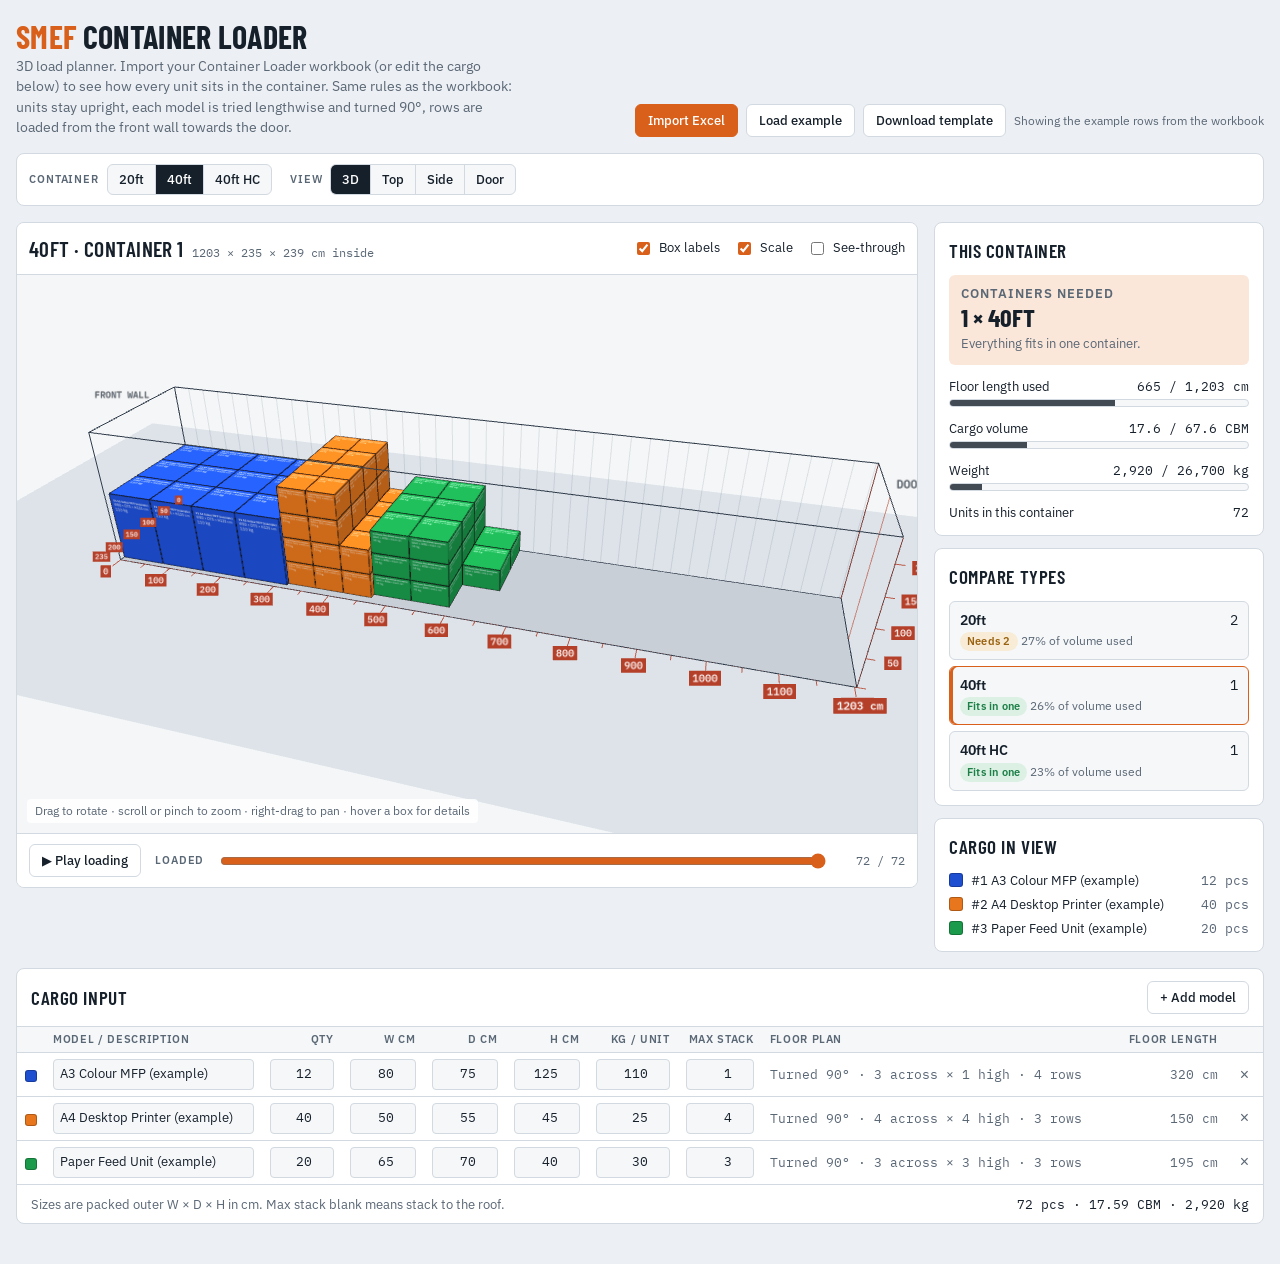
<file: index.html>
<!doctype html>
<html lang="en">
<head>
<meta charset="utf-8">
<meta name="viewport" content="width=device-width,initial-scale=1,viewport-fit=cover">
<title>SMEF Container Loader</title>
<meta name="claude:viewport-fit-sides" content="cover">
<link rel="preconnect" href="https://fonts.googleapis.com">
<link rel="preconnect" href="https://fonts.gstatic.com" crossorigin>
<link rel="stylesheet" href="https://fonts.googleapis.com/css2?family=Barlow+Condensed:wght@600;700&family=IBM+Plex+Mono:wght@400;500&family=IBM+Plex+Sans:wght@400;500;600&display=swap">
<style>
/* Layout: control strip on top, 3D bay + loading sidebar, editable cargo manifest underneath. */
:root{
  --bg:#eceff3; --panel:#ffffff; --panel-2:#f5f7f9; --ink:#16202b; --muted:#5a6775; --line:#d2d9e1;
  --accent:#d9601a; --accent-ink:#ffffff; --accent-soft:#fbe7da;
  --scene:#f4f6f8; --floor:#dde3e9; --wire:#2f3b48; --tick:#b5402a;
  --ok:#1d7f47; --ok-soft:#dcf1e4; --warn:#9a6312; --warn-soft:#f8ecd6; --bad:#b3261e; --bad-soft:#f8dedb;
  --f-display:"Barlow Condensed","Arial Narrow",Arial,sans-serif;
  --f-body:"IBM Plex Sans",system-ui,-apple-system,"Segoe UI",sans-serif;
  --f-mono:"IBM Plex Mono",ui-monospace,Menlo,Consolas,monospace;
}
@media (prefers-color-scheme: dark){:root:not([data-theme="light"]){
  --bg:#0e1318; --panel:#151c23; --panel-2:#1a232c; --ink:#e4e9ee; --muted:#94a2b0; --line:#28333e;
  --accent:#f0853a; --accent-ink:#1a0d03; --accent-soft:#3a2416;
  --scene:#10171d; --floor:#1a232c; --wire:#b4c0cc; --tick:#f08a6c;
  --ok:#5ccb8a; --ok-soft:#173826; --warn:#e2b25a; --warn-soft:#3a2d14; --bad:#f2847b; --bad-soft:#401b19;
  color-scheme:dark}}
:root[data-theme="dark"]{
  --bg:#0e1318; --panel:#151c23; --panel-2:#1a232c; --ink:#e4e9ee; --muted:#94a2b0; --line:#28333e;
  --accent:#f0853a; --accent-ink:#1a0d03; --accent-soft:#3a2416;
  --scene:#10171d; --floor:#1a232c; --wire:#b4c0cc; --tick:#f08a6c;
  --ok:#5ccb8a; --ok-soft:#173826; --warn:#e2b25a; --warn-soft:#3a2d14; --bad:#f2847b; --bad-soft:#401b19;
  color-scheme:dark}
*{box-sizing:border-box}
body{background:var(--bg);color:var(--ink);font-family:var(--f-body);font-size:14px;line-height:1.45}
.wrap{max-width:1360px;margin:0 auto;padding-left:max(16px,env(safe-area-inset-left,0px));padding-right:max(16px,env(safe-area-inset-right,0px));padding-block:20px 40px;display:grid;gap:16px}
/* grid children may shrink so wide tables scroll inside their own box */
.wrap>*,.main>*,aside>*{min-width:0}
header.top{display:flex;flex-wrap:wrap;align-items:flex-end;justify-content:space-between;gap:12px 24px}
.brand h1{font-family:var(--f-display);font-weight:700;font-size:2rem;letter-spacing:.01em;margin:0;line-height:1;text-transform:uppercase}
.brand h1 span{color:var(--accent)}
.brand p{margin:4px 0 0;color:var(--muted);max-width:62ch}
.actions{display:flex;flex-wrap:wrap;gap:8px;align-items:center}
.btn{font:500 13px/1 var(--f-body);border:1px solid var(--line);background:var(--panel);color:var(--ink);padding:9px 12px;border-radius:6px;cursor:pointer;display:inline-flex;gap:6px;align-items:center}
.btn:hover{border-color:var(--muted)}
a.btn{text-decoration:none}
.btn:focus-visible,select:focus-visible,input:focus-visible,.seg button:focus-visible{outline:2px solid var(--accent);outline-offset:1px}
.btn.primary{background:var(--accent);border-color:var(--accent);color:var(--accent-ink)}
.btn.primary:hover{filter:brightness(1.05)}
.file-note{font-size:12px;color:var(--muted)}
.label{font:600 11px/1 var(--f-body);letter-spacing:.08em;text-transform:uppercase;color:var(--muted)}

.strip{display:flex;flex-wrap:wrap;gap:10px 18px;align-items:center;background:var(--panel);border:1px solid var(--line);border-radius:8px;padding:10px 12px}
.strip .grp{display:flex;align-items:center;gap:8px;flex-wrap:wrap}
.seg{display:inline-flex;border:1px solid var(--line);border-radius:6px;overflow:hidden;background:var(--panel-2)}
.seg button{font:500 13px/1 var(--f-body);background:transparent;border:0;color:var(--ink);padding:8px 11px;cursor:pointer;border-right:1px solid var(--line)}
.seg button:last-child{border-right:0}
.seg button[aria-pressed="true"]{background:var(--ink);color:var(--panel)}
.seg button small{font-family:var(--f-mono);font-size:11px;opacity:.75;margin-left:4px}

.main{display:grid;grid-template-columns:minmax(0,1fr) 330px;gap:16px;align-items:start}
@media (max-width:960px){.main{grid-template-columns:minmax(0,1fr)}}
.bay{background:var(--scene);border:1px solid var(--line);border-radius:8px;overflow:hidden;position:relative;display:grid;grid-template-rows:auto 1fr auto}
.bay-head{display:flex;flex-wrap:wrap;gap:8px 12px;align-items:center;justify-content:space-between;padding:10px 12px;border-bottom:1px solid var(--line);background:var(--panel)}
.bay-title{font-family:var(--f-display);font-size:1.35rem;font-weight:600;letter-spacing:.02em;text-transform:uppercase}
.bay-title .dims{font-family:var(--f-mono);font-size:12px;color:var(--muted);text-transform:none;letter-spacing:0;margin-left:8px;font-weight:400}
#stage{position:relative;height:clamp(360px,62vh,640px);touch-action:none}
#stage canvas{display:block;width:100%;height:100%}
.hint{position:absolute;left:10px;bottom:10px;font-size:11.5px;color:var(--muted);background:color-mix(in srgb,var(--panel) 85%,transparent);padding:4px 8px;border-radius:4px;pointer-events:none}
#tip{position:absolute;pointer-events:none;background:var(--panel);color:var(--ink);border:1px solid var(--line);border-radius:6px;padding:8px 10px;font-size:12.5px;box-shadow:0 6px 18px rgb(0 0 0 / .18);max-width:260px;z-index:3}
#tip b{display:block;margin-bottom:2px}
#tip .mono{font-family:var(--f-mono);font-size:11.5px;color:var(--muted)}
.empty{position:absolute;inset:0;display:grid;place-items:center;text-align:center;color:var(--muted);padding:24px}
.bay-foot{display:flex;flex-wrap:wrap;align-items:center;gap:10px 14px;padding:10px 12px;border-top:1px solid var(--line);background:var(--panel)}
.bay-foot input[type=range]{flex:1 1 180px;accent-color:var(--accent);min-width:0}
.seq-out{font-family:var(--f-mono);font-size:12px;color:var(--muted);min-width:9ch;text-align:right;font-variant-numeric:tabular-nums}
.chk{display:inline-flex;align-items:center;gap:6px;font-size:13px;cursor:pointer}
.chk input{accent-color:var(--accent)}

aside{display:grid;gap:12px}
.card{background:var(--panel);border:1px solid var(--line);border-radius:8px;padding:14px}
.card h2{font-family:var(--f-display);font-weight:600;font-size:1.2rem;letter-spacing:.03em;text-transform:uppercase;margin:0 0 10px}
.verdict{display:grid;gap:4px;padding:12px;border-radius:6px;background:var(--accent-soft)}
.verdict strong{font-family:var(--f-display);font-size:1.6rem;line-height:1.05;font-weight:700;text-transform:uppercase}
.verdict span{font-size:12.5px;color:var(--muted)}
.meter{display:grid;gap:4px;margin-top:12px}
.meter .row{display:flex;justify-content:space-between;gap:8px;font-size:12.5px}
.meter .row .v{font-family:var(--f-mono);font-variant-numeric:tabular-nums}
.bar{height:8px;background:var(--panel-2);border:1px solid var(--line);border-radius:4px;overflow:hidden}
.bar i{display:block;height:100%;background:var(--ink);opacity:.8}
.bar i.over{background:var(--bad);opacity:1}
.cmp{display:grid;gap:6px}
.cmp button{display:grid;grid-template-columns:1fr auto;gap:2px 8px;text-align:left;background:var(--panel-2);border:1px solid var(--line);border-radius:6px;padding:8px 10px;cursor:pointer;color:var(--ink);font:inherit}
.cmp button[aria-pressed="true"]{border-color:var(--accent);box-shadow:inset 3px 0 0 var(--accent)}
.cmp .t{font-weight:600}
.cmp .n{font-family:var(--f-mono);font-variant-numeric:tabular-nums;text-align:right}
.cmp .s{grid-column:1/-1;font-size:12px;color:var(--muted)}
.legend{display:grid;gap:6px;margin:0;padding:0;list-style:none}
.legend li{display:grid;grid-template-columns:14px minmax(0,1fr) auto;gap:8px;align-items:center;font-size:12.5px}
.legend .sw{width:14px;height:14px;border-radius:3px;border:1px solid rgb(0 0 0 / .25)}
.legend .name{overflow-wrap:anywhere}
.legend .q{font-family:var(--f-mono);color:var(--muted);font-variant-numeric:tabular-nums}
.pill{display:inline-block;font:600 11px/1 var(--f-body);padding:4px 7px;border-radius:999px;letter-spacing:.02em;white-space:nowrap}
.pill.ok{background:var(--ok-soft);color:var(--ok)}
.pill.warn{background:var(--warn-soft);color:var(--warn)}
.pill.bad{background:var(--bad-soft);color:var(--bad)}

.manifest{background:var(--panel);border:1px solid var(--line);border-radius:8px}
.manifest-head{display:flex;flex-wrap:wrap;justify-content:space-between;align-items:center;gap:8px;padding:12px 14px;border-bottom:1px solid var(--line)}
.manifest-head h2{font-family:var(--f-display);font-weight:600;font-size:1.2rem;letter-spacing:.03em;text-transform:uppercase;margin:0}
.tbl-wrap{overflow-x:auto}
table{border-collapse:collapse;width:100%;min-width:920px}
th,td{padding:6px 8px;border-bottom:1px solid var(--line);text-align:left;vertical-align:middle}
th{font:600 11px/1.2 var(--f-body);letter-spacing:.06em;text-transform:uppercase;color:var(--muted);background:var(--panel-2)}
td.num,th.num{text-align:right}
td input{width:100%;font:inherit;font-size:13px;color:var(--ink);background:var(--panel-2);border:1px solid var(--line);border-radius:4px;padding:5px 6px}
td input[type=number]{font-family:var(--f-mono);text-align:right;font-variant-numeric:tabular-nums}
td .calc{font-family:var(--f-mono);font-size:12.5px;font-variant-numeric:tabular-nums;color:var(--muted);white-space:nowrap}
td .sw{display:inline-block;width:12px;height:12px;border-radius:3px;vertical-align:middle;border:1px solid rgb(0 0 0 / .25)}
.del{background:none;border:0;color:var(--muted);cursor:pointer;font-size:16px;padding:4px 6px;border-radius:4px}
.del:hover{color:var(--bad);background:var(--bad-soft)}
.manifest-foot{display:flex;flex-wrap:wrap;gap:8px 20px;justify-content:space-between;align-items:center;padding:10px 14px;font-size:12.5px;color:var(--muted)}
.manifest-foot .tot{font-family:var(--f-mono);font-variant-numeric:tabular-nums;color:var(--ink)}
.drop{position:fixed;inset:0;background:color-mix(in srgb,var(--accent) 18%,transparent);border:3px dashed var(--accent);display:grid;place-items:center;font-family:var(--f-display);font-size:2rem;text-transform:uppercase;color:var(--ink);z-index:20}
.toast{position:fixed;left:50%;bottom:calc(18px + env(safe-area-inset-bottom,0px));transform:translateX(-50%);background:var(--ink);color:var(--panel);padding:9px 14px;border-radius:6px;font-size:13px;z-index:30;max-width:calc(100% - 32px)}
@media (prefers-reduced-motion: reduce){*{transition:none!important;animation:none!important}}
</style>
<style>[hidden]{display:none!important}body{margin:0}</style>
</head>
<body>


<div class="wrap">
  <header class="top">
    <div class="brand">
      <h1><span>SMEF</span> Container Loader</h1>
      <p>3D load planner. Import your Container Loader workbook (or edit the cargo below) to see how every unit sits in the container. Same rules as the workbook: units stay upright, each model is tried lengthwise and turned 90°, rows are loaded from the front wall towards the door.</p>
    </div>
    <div class="actions">
      <input type="file" id="file" accept=".xlsx,.xlsm,.xls,.csv" hidden>
      <button class="btn primary" id="importBtn" type="button">Import Excel</button>
      <button class="btn" id="exampleBtn" type="button">Load example</button>
      <a class="btn" href="SMEF-Container-Loader-template.xlsx" download>Download template</a>
      <span class="file-note" id="fileNote">Showing the example rows from the workbook</span>
    </div>
  </header>

  <div class="strip">
    <div class="grp"><span class="label">Container</span><div class="seg" id="ctypeSeg"></div></div>
    <div class="grp" id="cnumGrp"><span class="label">Unit</span><div class="seg" id="cnumSeg"></div></div>
    <div class="grp"><span class="label">View</span>
      <div class="seg" id="viewSeg">
        <button type="button" data-view="iso" aria-pressed="true">3D</button>
        <button type="button" data-view="top" aria-pressed="false">Top</button>
        <button type="button" data-view="side" aria-pressed="false">Side</button>
        <button type="button" data-view="door" aria-pressed="false">Door</button>
      </div>
    </div>
  </div>

  <div class="main">
    <section class="bay" aria-label="3D container view">
      <div class="bay-head">
        <div class="bay-title" id="bayTitle">40ft · Container 1</div>
        <div class="grp" style="display:flex;gap:14px;flex-wrap:wrap">
          <label class="chk"><input type="checkbox" id="optLabels" checked> Box labels</label>
          <label class="chk"><input type="checkbox" id="optScale" checked> Scale</label>
          <label class="chk"><input type="checkbox" id="optGhost"> See-through</label>
        </div>
      </div>
      <div id="stage">
        <div class="hint">Drag to rotate · scroll or pinch to zoom · right-drag to pan · hover a box for details</div>
        <div id="tip" hidden></div>
        <div class="empty" id="emptyMsg" hidden></div>
      </div>
      <div class="bay-foot">
        <button class="btn" id="playBtn" type="button" aria-label="Play loading sequence">▶ Play loading</button>
        <span class="label">Loaded</span>
        <input type="range" id="seq" min="0" max="0" value="0" aria-label="Units loaded">
        <span class="seq-out" id="seqOut">0 / 0</span>
      </div>
    </section>

    <aside>
      <div class="card">
        <h2>This container</h2>
        <div class="verdict" id="verdict"></div>
        <div id="meters"></div>
      </div>
      <div class="card">
        <h2>Compare types</h2>
        <div class="cmp" id="cmp"></div>
      </div>
      <div class="card">
        <h2>Cargo in view</h2>
        <ul class="legend" id="legend"></ul>
      </div>
    </aside>
  </div>

  <section class="manifest" aria-label="Cargo list">
    <div class="manifest-head">
      <h2>Cargo input</h2>
      <div class="actions"><button class="btn" id="addRow" type="button">+ Add model</button></div>
    </div>
    <div class="tbl-wrap">
      <table>
        <thead><tr>
          <th style="width:28px"></th><th>Model / description</th><th class="num" style="width:80px">Qty</th>
          <th class="num" style="width:82px">W cm</th><th class="num" style="width:82px">D cm</th><th class="num" style="width:82px">H cm</th>
          <th class="num" style="width:90px">kg / unit</th><th class="num" style="width:84px">Max stack</th>
          <th>Floor plan</th><th class="num">Floor length</th><th style="width:36px"></th>
        </tr></thead>
        <tbody id="rows"></tbody>
      </table>
    </div>
    <div class="manifest-foot">
      <span>Sizes are packed outer W × D × H in cm. Max stack blank means stack to the roof.</span>
      <span class="tot" id="totals"></span>
    </div>
  </section>
</div>
<div class="drop" id="drop" hidden>Drop the workbook to import</div>
<div class="toast" id="toast" hidden></div>

<script src="lib/three.min.js"></script>
<script src="lib/OrbitControls.js"></script>
<script src="lib/xlsx.full.min.js"></script>
<script>
(function(){
"use strict";
/* ---------- data ---------- */
const DEFAULT_CONTAINERS=[
  {type:"20ft",L:589,W:235,H:239,payload:28200},
  {type:"40ft",L:1203,W:235,H:239,payload:26700},
  {type:"40ft HC",L:1203,W:235,H:269,payload:26500}];
const EXAMPLE=[
  {name:"A3 Colour MFP (example)",qty:12,l:75,w:80,h:125,kg:110,stack:1},
  {name:"A4 Desktop Printer (example)",qty:40,l:55,w:50,h:45,kg:25,stack:4},
  {name:"Paper Feed Unit (example)",qty:20,l:70,w:65,h:40,kg:30,stack:3}];
const COLORS=["#1f4fd1","#e8761c","#1a9a4a","#d81b7a","#7b2fd0","#f2c12e","#0f8f9a","#c62828","#3d3d9e","#8bc34a","#ff5fa2","#00a3e0","#a0522d","#6d7b8d","#b39ddb"];

let containers=DEFAULT_CONTAINERS.map(c=>({...c}));
let cargo=EXAMPLE.map(r=>({...r}));
let ctype="40ft", cnum=0, view="iso";
let result=null;

function store(k,v){try{localStorage.setItem(k,JSON.stringify(v))}catch(e){}}
function load(k){try{const v=localStorage.getItem(k);return v?JSON.parse(v):null}catch(e){return null}}
const saved=load("cl3d-state");
if(saved&&Array.isArray(saved.cargo)){cargo=saved.cargo;if(saved.containers)containers=saved.containers;if(saved.ctype)ctype=saved.ctype;}
function persist(){store("cl3d-state",{cargo,containers,ctype})}

/* ---------- packing (mirrors the workbook's Calc sheet) ---------- */
function planItem(it,c){
  const n=v=>Number(v)||0;
  const q=n(it.qty),l=n(it.l),w=n(it.w),h=n(it.h),st=n(it.stack);
  if(!(q>0&&l>0&&w>0&&h>0))return{active:false};
  const layers=Math.min(Math.floor(c.H/h),st>0?st:99);
  const acA=Math.floor(c.W/w),acB=Math.floor(c.W/l);
  const lenA=(acA*layers>0&&l<=c.L)?Math.ceil(q/(acA*layers))*l:Infinity;
  const lenB=(acB*layers>0&&w<=c.L)?Math.ceil(q/(acB*layers))*w:Infinity;
  if(!isFinite(Math.min(lenA,lenB)))return{active:true,fit:false,why:layers<1?"Too tall":"Too wide/long"};
  const A=lenA<=lenB,across=A?acA:acB,along=A?l:w,acrossDim=A?w:l,perRow=across*layers,rows=Math.ceil(q/perRow);
  return{active:true,fit:true,orient:A?"Lengthwise":"Turned 90°",layers,across,along,acrossDim,perRow,rows,floorLen:rows*along,h};
}
function pack(items,c){
  const plans=items.map(it=>planItem(it,c));
  const list=[];let cur=null;
  const fresh=()=>{cur={units:[],x:0,kg:0,vol:0,rows:0,items:new Map()};list.push(cur)};
  fresh();
  items.forEach((it,idx)=>{
    const p=plans[idx];if(!p.fit)return;
    let remaining=Number(it.qty),unitNo=0;
    for(let r=0;r<p.rows;r++){
      if(cur.x+p.along>c.L+1e-6)fresh();
      const n=Math.min(p.perRow,remaining);cur.rows++;
      for(let i=0;i<n;i++){
        const layer=Math.floor(i/p.across),col=i%p.across;
        cur.units.push({item:idx,unitNo:++unitNo,qty:Number(it.qty),x:cur.x,y:layer*p.h,z:col*p.acrossDim,sx:p.along,sy:p.h,sz:p.acrossDim,row:cur.rows,layer:layer+1,orient:p.orient});
        cur.kg+=Number(it.kg)||0;cur.vol+=p.along*p.h*p.acrossDim;
        cur.items.set(idx,(cur.items.get(idx)||0)+1);
      }
      remaining-=n;cur.x+=p.along;
    }
  });
  if(list.length>1&&list[list.length-1].units.length===0)list.pop();
  const totalKg=items.reduce((s,it)=>s+(Number(it.kg)||0)*(Number(it.qty)||0),0);
  const noFit=plans.filter(p=>p.active&&!p.fit).length;
  const byWeight=c.payload>0?Math.ceil(totalKg/c.payload):0;
  const hasUnits=list.some(k=>k.units.length);
  return{plans,list,noFit,totalKg,needed:hasUnits?Math.max(list.length,byWeight):0,byWeight};
}
const getC=t=>containers.find(c=>c.type===t)||containers[0];

/* ---------- three.js scene ---------- */
const stage=document.getElementById("stage");
const tip=document.getElementById("tip");
const css=n=>getComputedStyle(document.documentElement).getPropertyValue(n).trim();
let renderer,scene,camera,controls,world,cargoGroup,raycaster=new THREE.Raycaster(),pointer=new THREE.Vector2(),hovered=null;
let unitMeshes=[];
const geoCache=new Map(),matCache=new Map();

function initScene(){
  renderer=new THREE.WebGLRenderer({antialias:true,preserveDrawingBuffer:true});
  renderer.setPixelRatio(Math.min(window.devicePixelRatio||1,2));
  stage.prepend(renderer.domElement);
  scene=new THREE.Scene();
  camera=new THREE.PerspectiveCamera(38,1,5,40000);
  controls=new THREE.OrbitControls(camera,renderer.domElement);
  controls.enableDamping=true;controls.dampingFactor=.12;controls.maxPolarAngle=Math.PI*.495;controls.screenSpacePanning=true;
  scene.add(new THREE.HemisphereLight(0xffffff,0x8a94a0,.75));
  const d=new THREE.DirectionalLight(0xffffff,.55);d.position.set(.6,1.2,.9);scene.add(d);
  const d2=new THREE.DirectionalLight(0xffffff,.2);d2.position.set(-.8,.5,-.6);scene.add(d2);
  new ResizeObserver(resize).observe(stage);resize();
  renderer.domElement.addEventListener("pointermove",onHover);
  renderer.domElement.addEventListener("pointerleave",()=>{setHover(null)});
  (function loop(){requestAnimationFrame(loop);if(tween)stepTween();controls.update();renderer.render(scene,camera)})();
}
function resize(){const w=stage.clientWidth,h=stage.clientHeight;if(!w||!h)return;renderer.setSize(w,h,false);camera.aspect=w/h;camera.updateProjectionMatrix()}

function textCanvas(lines,{w,h,bg,fg,border,pad=.07}){
  const cv=document.createElement("canvas");cv.width=w;cv.height=h;const g=cv.getContext("2d");
  if(bg){g.fillStyle=bg;g.fillRect(0,0,w,h)}
  if(border){g.strokeStyle=border;g.lineWidth=Math.max(2,Math.min(w,h)*.02);g.strokeRect(0,0,w,h)}
  if(lines&&lines.length){
    g.fillStyle=fg;g.textBaseline="top";
    const px=w*pad,avail=w-px*2;
    let size=Math.min(h*.16,w*.13);
    const fitSize=(t,s,wt)=>{g.font=`${wt} ${s}px "IBM Plex Sans",Arial,sans-serif`;const m=g.measureText(t).width;return m>avail?s*avail/m:s};
    const sizes=lines.map((t,i)=>fitSize(t,i===0?size:size*.78,i===0?600:400));
    let y=h*.08;
    lines.forEach((t,i)=>{const s=Math.max(sizes[i],6);g.font=`${i===0?600:400} ${s}px "IBM Plex Sans",Arial,sans-serif`;if(y+s<h*.98)g.fillText(t,px,y);y+=s*1.25});
  }
  return cv;
}
function lum(hex){const n=parseInt(hex.slice(1),16),r=(n>>16&255)/255,g=(n>>8&255)/255,b=(n&255)/255;return .2126*r+.7152*g+.0722*b}
function shade(hex,k){const n=parseInt(hex.slice(1),16);const f=v=>Math.max(0,Math.min(255,Math.round(v*k)));return"#"+[f(n>>16&255),f(n>>8&255),f(n&255)].map(v=>v.toString(16).padStart(2,"0")).join("")}
function faceMat(idx,fw,fh,labels,ghost){
  const it=cargo[idx],col=COLORS[idx%COLORS.length];
  const key=[idx,Math.round(fw),Math.round(fh),labels,ghost,it.name,it.l,it.w,it.h,it.kg].join("|");
  if(matCache.has(key))return matCache.get(key);
  let m;
  const opts={transparent:ghost,opacity:ghost?.35:1,depthWrite:!ghost};
  if(labels){
    const scale=Math.min(4,900/Math.max(fw,fh));
    const cv=textCanvas([`#${idx+1} ${it.name||"Model "+(idx+1)}`,`W${it.w} × D${it.l} × H${it.h} cm`,it.kg?`${it.kg} kg`:""].filter(Boolean),
      {w:Math.max(32,Math.round(fw*scale)),h:Math.max(32,Math.round(fh*scale)),bg:col,fg:lum(col)>.55?"#111":"#fff",border:shade(col,.6)});
    const tex=new THREE.CanvasTexture(cv);tex.anisotropy=4;
    m=new THREE.MeshLambertMaterial({map:tex,...opts});
  }else m=new THREE.MeshLambertMaterial({color:col,...opts});
  matCache.set(key,m);return m;
}
function sprite(text,{size=16,fg,bg,bold=false}){
  const pad=6,f=`${bold?600:500} 40px "IBM Plex Mono",monospace`;
  const c0=document.createElement("canvas").getContext("2d");c0.font=f;const tw=c0.measureText(text).width;
  const cv=document.createElement("canvas");cv.width=Math.ceil(tw+pad*4);cv.height=56;const g=cv.getContext("2d");
  if(bg){g.fillStyle=bg;g.fillRect(0,0,cv.width,cv.height)}
  g.font=f;g.fillStyle=fg;g.textBaseline="middle";g.fillText(text,pad*2,cv.height/2+2);
  const tex=new THREE.CanvasTexture(cv);
  const s=new THREE.Sprite(new THREE.SpriteMaterial({map:tex,depthTest:false,transparent:true}));
  s.scale.set(size*cv.width/cv.height,size,1);s.renderOrder=5;return s;
}
function line(pts,color,opacity=1){const g=new THREE.BufferGeometry().setFromPoints(pts.map(p=>new THREE.Vector3(...p)));return new THREE.LineSegments(g,new THREE.LineBasicMaterial({color,transparent:opacity<1,opacity}))}

function buildScene(){
  if(world){scene.remove(world);world.traverse(o=>{if(o.geometry&&!o.userData.sharedGeo)o.geometry.dispose()})}
  world=new THREE.Group();scene.add(world);
  const c=getC(ctype),L=c.L,W=c.W,H=c.H;
  scene.background=new THREE.Color(css("--scene"));
  const wire=css("--wire"),tick=css("--tick"),floorCol=css("--floor"),muted=css("--muted");
  world.position.set(-L/2,0,-W/2);
  // ground
  const ground=new THREE.Mesh(new THREE.PlaneGeometry(L+700,W+700),new THREE.MeshBasicMaterial({color:floorCol}));
  ground.rotation.x=-Math.PI/2;ground.position.set(L/2,-.6,W/2);world.add(ground);
  const cfloor=new THREE.Mesh(new THREE.PlaneGeometry(L,W),new THREE.MeshBasicMaterial({color:new THREE.Color(floorCol).lerp(new THREE.Color(wire),.12)}));
  cfloor.rotation.x=-Math.PI/2;cfloor.position.set(L/2,-.3,W/2);world.add(cfloor);
  // container wireframe
  const box=new THREE.LineSegments(new THREE.EdgesGeometry(new THREE.BoxGeometry(L,H,W)),new THREE.LineBasicMaterial({color:wire}));
  box.position.set(L/2,H/2,W/2);world.add(box);
  // corrugation hint on long walls + front wall
  const ribs=[];for(let x=30;x<L;x+=30){ribs.push([x,0,0],[x,H,0])}
  world.add(line(ribs,wire,.12));
  // door frame
  world.add(line([[L,0,0],[L,H,0],[L,H,0],[L,H,W],[L,H,W],[L,0,W],[L,0,W/2],[L,H,W/2]],tick,.6));
  const showScale=document.getElementById("optScale").checked;
  if(showScale){
    const t=[],side=W+10;
    for(let x=0;x<=L;x+=50){const big=x%100===0;t.push([x,0,W],[x,0,W+(big?22:12)])}
    t.push([0,0,W+0],[L,0,W]);
    for(let z=0;z<=W;z+=50){t.push([0,0,z],[-14,0,z])}
    for(let y=0;y<=H;y+=50){t.push([L,y,W],[L+12,y,W])}
    world.add(line(t,tick,.85));
    for(let x=0;x<L;x+=100){const s=sprite(String(x),{size:21,fg:"#fff",bg:tick});s.position.set(x,0,W+40);world.add(s)}
    const sl=sprite(`${L} cm`,{size:21,fg:"#fff",bg:tick,bold:true});sl.position.set(L,0,W+40);world.add(sl);
    const zs=[];for(let z=0;z<=W-25;z+=50)zs.push(z);zs.push(W);zs.forEach(v=>{const s=sprite(String(v),{size:18,fg:"#fff",bg:tick});s.position.set(-40,0,v);world.add(s)});
    for(let y=50;y<=H;y+=50){const s=sprite(String(y),{size:18,fg:"#fff",bg:tick});s.position.set(L+34,y,W);world.add(s)}
    const sh=sprite(`${H}`,{size:18,fg:"#fff",bg:tick,bold:true});sh.position.set(L+34,H,W);world.add(sh);
    const fr=sprite("FRONT WALL",{size:22,fg:muted});fr.position.set(-20,H+22,W/2);world.add(fr);
    const dr=sprite("DOOR",{size:22,fg:muted});dr.position.set(L+20,H+22,W/2);world.add(dr);
  }
  cargoGroup=new THREE.Group();world.add(cargoGroup);
  buildCargo();
}
function buildCargo(){
  cargoGroup.clear();unitMeshes=[];
  const k=result&&result.list[cnum];
  const empty=document.getElementById("emptyMsg");
  if(!k||!k.units.length){empty.hidden=false;empty.textContent=cargo.some(r=>r.qty>0)?"Nothing fits in this container type. Check the cargo rows marked red below.":"Add cargo rows below or import your workbook to see the load.";updateSeq(0,true);return}
  empty.hidden=true;
  const labels=document.getElementById("optLabels").checked,ghost=document.getElementById("optGhost").checked;
  const edgeMat=new THREE.LineBasicMaterial({color:0x111111,transparent:true,opacity:ghost?.5:.75});
  const gap=.8;
  k.units.forEach((u,i)=>{
    const gk=[u.sx,u.sy,u.sz].join("x");
    let g=geoCache.get(gk);if(!g){g={box:new THREE.BoxGeometry(u.sx-gap,u.sy-gap,u.sz-gap)};g.edges=new THREE.EdgesGeometry(g.box);geoCache.set(gk,g)}
    const mats=[faceMat(u.item,u.sz,u.sy,labels,ghost),faceMat(u.item,u.sz,u.sy,labels,ghost),faceMat(u.item,u.sx,u.sz,labels,ghost),faceMat(u.item,u.sx,u.sz,false,ghost),faceMat(u.item,u.sx,u.sy,labels,ghost),faceMat(u.item,u.sx,u.sy,labels,ghost)];
    const m=new THREE.Mesh(g.box,mats);m.userData={u,sharedGeo:true};
    m.position.set(u.x+u.sx/2,u.y+u.sy/2,u.z+u.sz/2);
    const e=new THREE.LineSegments(g.edges,edgeMat);e.userData.sharedGeo=true;m.add(e);
    cargoGroup.add(m);unitMeshes.push(m);
  });
  updateSeq(unitMeshes.length,true);
}

/* ---------- camera ---------- */
let tween=null;
function setView(v,instant){
  view=v;document.querySelectorAll("#viewSeg button").forEach(b=>b.setAttribute("aria-pressed",String(b.dataset.view===v)));
  const c=getC(ctype),L=c.L,W=c.W,H=c.H,span=Math.max(L,W*2.2);
  const asp=Math.max(camera.aspect,.6),fit=span*1.12/(2*Math.tan(THREE.MathUtils.degToRad(camera.fov/2))*Math.min(asp,1.8));
  let pos,tgt=new THREE.Vector3(0,H*.38,0);
  if(v==="top"){pos=new THREE.Vector3(0,fit*1.15,1);tgt=new THREE.Vector3(0,0,0)}
  else if(v==="side"){pos=new THREE.Vector3(0,H*.5,fit*1.08);tgt=new THREE.Vector3(0,H*.5,0)}
  else if(v==="door"){const d=Math.max(W,H)/(2*Math.tan(THREE.MathUtils.degToRad(camera.fov/2))*Math.min(asp,1))*1.5;pos=new THREE.Vector3(L/2+d,H*.55,0);tgt=new THREE.Vector3(0,H*.45,0)}
  else{pos=new THREE.Vector3(L*.28,fit*.6,fit*.92);tgt=new THREE.Vector3(0,H*.2,0)}
  if(instant){camera.position.copy(pos);controls.target.copy(tgt);controls.update();return}
  tween={t0:performance.now(),dur:matchMedia("(prefers-reduced-motion: reduce)").matches?1:650,p0:camera.position.clone(),p1:pos,q0:controls.target.clone(),q1:tgt};
}
function stepTween(){const k=Math.min(1,(performance.now()-tween.t0)/tween.dur),e=k<.5?2*k*k:1-Math.pow(-2*k+2,2)/2;camera.position.lerpVectors(tween.p0,tween.p1,e);controls.target.lerpVectors(tween.q0,tween.q1,e);if(k>=1)tween=null}

/* ---------- hover ---------- */
function onHover(ev){
  const r=renderer.domElement.getBoundingClientRect();
  pointer.x=((ev.clientX-r.left)/r.width)*2-1;pointer.y=-((ev.clientY-r.top)/r.height)*2+1;
  raycaster.setFromCamera(pointer,camera);
  const hit=raycaster.intersectObjects(unitMeshes.filter(m=>m.visible),false)[0];
  setHover(hit?hit.object:null,ev.clientX-r.left,ev.clientY-r.top);
}
function setHover(m,x,y){
  if(hovered&&hovered!==m){hovered.children[0].material=hovered.userData.prevEdge;hovered.scale.set(1,1,1)}
  if(!m){hovered=null;tip.hidden=true;return}
  if(hovered!==m){m.userData.prevEdge=m.children[0].material;m.children[0].material=new THREE.LineBasicMaterial({color:css("--accent")});m.scale.set(1.012,1.012,1.012)}
  hovered=m;const u=m.userData.u,it=cargo[u.item];
  tip.innerHTML=`<b>#${u.item+1} ${esc(it.name||"Model")}</b>Unit ${u.unitNo} of ${u.qty} · ${u.orient}<div class="mono">Row ${u.row}, layer ${u.layer}<br>${Math.round(u.x)}–${Math.round(u.x+u.sx)} cm from front wall<br>W${it.w} × D${it.l} × H${it.h} cm${it.kg?` · ${it.kg} kg`:""}</div>`;
  tip.hidden=false;const sw=stage.clientWidth;tip.style.left=Math.min(x+14,sw-tip.offsetWidth-8)+"px";tip.style.top=Math.max(8,y-tip.offsetHeight-10)+"px";
}
const esc=s=>String(s).replace(/[&<>"]/g,c=>({"&":"&amp;","<":"&lt;",">":"&gt;",'"':"&quot;"}[c]));

/* ---------- loading sequence ---------- */
const seq=document.getElementById("seq"),seqOut=document.getElementById("seqOut"),playBtn=document.getElementById("playBtn");
let playing=null;
function updateSeq(n,resetMax){if(resetMax){seq.max=unitMeshes.length;}seq.value=n;applySeq()}
function applySeq(){const n=+seq.value;unitMeshes.forEach((m,i)=>m.visible=i<n);seqOut.textContent=`${n} / ${unitMeshes.length}`}
seq.addEventListener("input",()=>{stopPlay();applySeq()});
function stopPlay(){if(playing){cancelAnimationFrame(playing);playing=null;playBtn.textContent="▶ Play loading"}}
playBtn.addEventListener("click",()=>{
  if(playing){stopPlay();return}
  const total=unitMeshes.length;if(!total)return;
  if(+seq.value>=total)seq.value=0;
  const start=performance.now(),from=+seq.value,dur=Math.min(9000,Math.max(3000,total*45));
  playBtn.textContent="❚❚ Pause";
  const tick=t=>{const n=Math.min(total,Math.round(from+(total-from)*(t-start)/dur));seq.value=n;applySeq();if(n<total)playing=requestAnimationFrame(tick);else stopPlay()};
  playing=requestAnimationFrame(tick);
});

/* ---------- UI ---------- */
const fmt=(n,d=0)=>Number(n).toLocaleString("en-GB",{minimumFractionDigits:d,maximumFractionDigits:d});
function recompute(rebuild=true){
  result=pack(cargo,getC(ctype));
  if(cnum>=result.list.length)cnum=0;
  renderStrip();renderTable();renderSide();
  if(rebuild){buildScene()}
  persist();
}
function renderStrip(){
  const seg=document.getElementById("ctypeSeg");seg.innerHTML="";
  containers.forEach(c=>{const b=document.createElement("button");b.type="button";b.setAttribute("aria-pressed",String(c.type===ctype));b.innerHTML=`${esc(c.type)}`;b.onclick=()=>{ctype=c.type;cnum=0;matCache.clear();recompute();setView(view)};seg.appendChild(b)});
  const cs=document.getElementById("cnumSeg"),grp=document.getElementById("cnumGrp");cs.innerHTML="";
  const n=result.list.length;grp.hidden=n<2;
  result.list.forEach((k,i)=>{const b=document.createElement("button");b.type="button";b.setAttribute("aria-pressed",String(i===cnum));b.innerHTML=`#${i+1}<small>${k.units.length}</small>`;b.onclick=()=>{cnum=i;renderStrip();renderSide();buildCargo()};cs.appendChild(b)});
  const c=getC(ctype);
  document.getElementById("bayTitle").innerHTML=`${esc(c.type)} · Container ${cnum+1}${n>1?` of ${n}`:""}<span class="dims">${c.L} × ${c.W} × ${c.H} cm inside</span>`;
}
function meter(label,val,max,unit,d=0){const p=max>0?val/max:0;return`<div class="meter"><div class="row"><span>${label}</span><span class="v">${fmt(val,d)} / ${fmt(max,d)} ${unit}</span></div><div class="bar"><i class="${p>1?"over":""}" style="width:${Math.min(100,p*100).toFixed(1)}%"></i></div></div>`}
function renderSide(){
  const c=getC(ctype),k=result.list[cnum]||{units:[],x:0,kg:0,vol:0,items:new Map()};
  const capVol=c.L*c.W*c.H/1e6;
  let head,sub;
  if(!result.needed){head="No cargo loaded";sub=result.noFit?`${result.noFit} model(s) do not fit a ${c.type}.`:"Enter quantities and dimensions below."}
  else{head=`${result.needed} × ${c.type}`;sub=result.needed===1?"Everything fits in one container.":`Floor length needs ${result.list.length}${result.byWeight>result.list.length?`, weight needs ${result.byWeight}`:""}.`;if(result.noFit)sub+=` ${result.noFit} model(s) do not fit at all.`}
  document.getElementById("verdict").innerHTML=`<span class="label">Containers needed</span><strong>${head}</strong><span>${sub}</span>`;
  document.getElementById("meters").innerHTML=
    meter("Floor length used",k.x,c.L,"cm")+
    meter("Cargo volume",k.vol/1e6,capVol,"CBM",1)+
    meter("Weight",k.kg,c.payload,"kg")+
    `<div class="meter"><div class="row"><span>Units in this container</span><span class="v">${fmt(k.units.length)}</span></div></div>`+
    (k.kg>c.payload?`<div style="margin-top:10px"><span class="pill bad">Over max payload</span></div>`:"");
  const cmp=document.getElementById("cmp");cmp.innerHTML="";
  containers.forEach(ct=>{
    const r=ct.type===ctype?result:pack(cargo,ct);
    const used=r.list.reduce((s,k)=>s+k.vol,0)/1e6,cap=ct.L*ct.W*ct.H/1e6*Math.max(1,r.needed);
    const b=document.createElement("button");b.type="button";b.setAttribute("aria-pressed",String(ct.type===ctype));
    const status=r.noFit?`<span class="pill bad">${r.noFit} won't fit</span>`:r.needed===1?`<span class="pill ok">Fits in one</span>`:r.needed>1?`<span class="pill warn">Needs ${r.needed}</span>`:"";
    b.innerHTML=`<span class="t">${esc(ct.type)}</span><span class="n">${r.needed||"–"}</span><span class="s">${status} ${r.needed?`${fmt(used/cap*100)}% of volume used`:""}</span>`;
    b.onclick=()=>{ctype=ct.type;cnum=0;matCache.clear();recompute();setView(view)};cmp.appendChild(b);
  });
  const lg=document.getElementById("legend");lg.innerHTML="";
  if(!k.items.size){lg.innerHTML=`<li style="grid-template-columns:1fr;color:var(--muted)">No units in this container.</li>`}
  k.items.forEach((n,idx)=>{const li=document.createElement("li");li.innerHTML=`<span class="sw" style="background:${COLORS[idx%COLORS.length]}"></span><span class="name">#${idx+1} ${esc(cargo[idx].name||"Model")}</span><span class="q">${n} pcs</span>`;lg.appendChild(li)});
}
let tableInPlace=false;
function planCells(p){
  let plan="",len="";
  if(p.active&&!p.fit){plan=`<span class="pill bad">Does not fit · ${p.why}</span>`}
  else if(p.fit){plan=`<span class="calc">${p.orient} · ${p.across} across × ${p.layers} high · ${p.rows} row${p.rows>1?"s":""}</span>`;len=`<span class="calc">${fmt(p.floorLen)} cm</span>`}
  return{plan,len};
}
function renderTable(){
  const tb=document.getElementById("rows");
  if(tableInPlace&&tb.children.length===cargo.length){
    // while typing: only refresh the calculated cells so the input being edited keeps its cursor
    let tq=0,tv=0,tk=0;
    cargo.forEach((it,i)=>{
      const q=+it.qty||0;tq+=q;tv+=q*(+it.l||0)*(+it.w||0)*(+it.h||0)/1e6;tk+=q*(+it.kg||0);
      const c=planCells(result.plans[i]||{}),tr=tb.children[i];
      const pc=tr.querySelector(".plan-cell"),lc=tr.querySelector(".len-cell");
      if(pc&&pc.innerHTML!==c.plan)pc.innerHTML=c.plan;
      if(lc&&lc.innerHTML!==c.len)lc.innerHTML=c.len;
    });
    document.getElementById("totals").textContent=`${fmt(tq)} pcs · ${fmt(tv,2)} CBM · ${fmt(tk)} kg`;
    return;
  }
  const active=document.activeElement&&tb.contains(document.activeElement)?{r:document.activeElement.dataset.r,f:document.activeElement.dataset.f,s:document.activeElement.selectionStart}:null;
  tb.innerHTML="";
  let tq=0,tv=0,tk=0;
  cargo.forEach((it,i)=>{
    const p=result.plans[i]||{};
    const q=+it.qty||0;tq+=q;tv+=q*(+it.l||0)*(+it.w||0)*(+it.h||0)/1e6;tk+=q*(+it.kg||0);
    const {plan,len}=planCells(p);
    const tr=document.createElement("tr");
    const inp=(f,type,v,extra="")=>`<input id="c-${i}-${f}" data-r="${i}" data-f="${f}" type="${type}" value="${v===undefined||v===null?"":esc(v)}" ${type==="number"?'min="0" step="any" inputmode="decimal"':""} ${extra}>`;
    tr.innerHTML=`<td><span class="sw" style="background:${COLORS[i%COLORS.length]}"></span></td>
      <td>${inp("name","text",it.name,'aria-label="Model"')}</td><td>${inp("qty","number",it.qty,'aria-label="Quantity"')}</td>
      <td>${inp("w","number",it.w,'aria-label="Width cm"')}</td><td>${inp("l","number",it.l,'aria-label="Depth cm"')}</td><td>${inp("h","number",it.h,'aria-label="Height cm"')}</td>
      <td>${inp("kg","number",it.kg,'aria-label="Weight per unit kg"')}</td><td>${inp("stack","number",it.stack,'aria-label="Max stack layers" placeholder="–"')}</td>
      <td class="plan-cell">${plan}</td><td class="num len-cell">${len}</td><td><button class="del" type="button" data-del="${i}" aria-label="Remove row">×</button></td>`;
    tb.appendChild(tr);
  });
  document.getElementById("totals").textContent=`${fmt(tq)} pcs · ${fmt(tv,2)} CBM · ${fmt(tk)} kg`;
  if(active){const el=document.getElementById(`c-${active.r}-${active.f}`);if(el){el.focus();try{if(el.type==="text")el.setSelectionRange(active.s,active.s)}catch(e){}}}
}
let debounce=null;
document.getElementById("rows").addEventListener("input",e=>{
  const t=e.target;if(!t.dataset.f)return;
  const it=cargo[+t.dataset.r];it[t.dataset.f]=t.type==="number"?(t.value===""?"":Number(t.value)):t.value;
  clearTimeout(debounce);debounce=setTimeout(()=>{matCache.clear();tableInPlace=true;try{recompute()}finally{tableInPlace=false}},350);
});
document.getElementById("rows").addEventListener("click",e=>{const d=e.target.closest("[data-del]");if(!d)return;cargo.splice(+d.dataset.del,1);matCache.clear();recompute()});
document.getElementById("addRow").onclick=()=>{cargo.push({name:"",qty:"",l:"",w:"",h:"",kg:"",stack:""});recompute(false);const el=document.getElementById(`c-${cargo.length-1}-name`);el&&el.focus()};
document.getElementById("exampleBtn").onclick=()=>{cargo=EXAMPLE.map(r=>({...r}));containers=DEFAULT_CONTAINERS.map(c=>({...c}));ctype="40ft";cnum=0;matCache.clear();document.getElementById("fileNote").textContent="Showing the example rows from the workbook";recompute();setView(view)};
document.getElementById("viewSeg").addEventListener("click",e=>{const b=e.target.closest("button");if(b)setView(b.dataset.view)});
["optLabels","optGhost","optScale"].forEach(id=>document.getElementById(id).addEventListener("change",()=>{if(id==="optScale")buildScene();else buildCargo()}));

/* ---------- import ---------- */
const toastEl=document.getElementById("toast");let toastT;
function toast(msg){toastEl.textContent=msg;toastEl.hidden=false;clearTimeout(toastT);toastT=setTimeout(()=>toastEl.hidden=true,4200)}
document.getElementById("importBtn").onclick=()=>document.getElementById("file").click();
document.getElementById("file").addEventListener("change",e=>{const f=e.target.files[0];if(f)readFile(f);e.target.value=""});
const drop=document.getElementById("drop");let dragN=0;
addEventListener("dragenter",e=>{if([...e.dataTransfer.types].includes("Files")){dragN++;drop.hidden=false}});
addEventListener("dragleave",()=>{if(--dragN<=0){dragN=0;drop.hidden=true}});
addEventListener("dragover",e=>e.preventDefault());
addEventListener("drop",e=>{e.preventDefault();dragN=0;drop.hidden=true;const f=e.dataTransfer.files[0];if(f)readFile(f)});
function readFile(f){
  const r=new FileReader();
  r.onload=()=>{try{importWorkbook(XLSX.read(new Uint8Array(r.result),{type:"array"}),f.name)}catch(err){toast("Could not read that file. Save it as .xlsx and try again.")}};
  r.readAsArrayBuffer(f);
}
function importWorkbook(wb,name){
  const sheetName=wb.SheetNames.find(n=>/input/i.test(n))||wb.SheetNames[0];
  const rows=XLSX.utils.sheet_to_json(wb.Sheets[sheetName],{header:1,raw:true,defval:""});
  const norm=v=>String(v??"").toLowerCase().replace(/\(.*?\)|\bcm\b|[^a-z ]/g," ").replace(/\s+/g," ").trim();
  const isW=h=>h==="w"||/\bwidth\b/.test(h),isD=h=>h==="d"||/depth|length/.test(h),isH=h=>h==="h"||/height/.test(h);
  let hi=rows.findIndex(r=>{const n=r.map(norm);return n.some(isW)&&n.some(isD)&&n.some(isH)});
  if(hi<0){toast(`Couldn't find the cargo header row (Model, Quantity, W, D, H…) on “${sheetName}”.`);return}
  const H=rows[hi].map(norm);
  const col=t=>H.findIndex(typeof t==="function"?t:h=>t.test(h));
  const ci={name:col(/model|desc|item/),qty:col(/qty|quantity|pcs/),l:col(isD),w:col(isW),h:col(isH),kg:col(/weight|kg/),stack:col(/stack/)};
  if(ci.l<0||ci.w<0||ci.h<0||ci.qty<0){toast("The header row needs Quantity, W, D and H columns.");return}
  const out=[];
  for(let i=hi+1;i<rows.length;i++){
    const r=rows[i],nm=ci.name>=0?String(r[ci.name]).trim():"";
    if(/^total$/i.test(nm))break;
    const num=k=>{const v=ci[k]>=0?r[ci[k]]:"";const n=typeof v==="number"?v:parseFloat(String(v).replace(",","."));return isFinite(n)?n:""};
    const it={name:nm,qty:num("qty"),l:num("l"),w:num("w"),h:num("h"),kg:num("kg"),stack:num("stack")};
    if(it.qty>0&&it.l>0&&it.w>0&&it.h>0)out.push(it);
  }
  if(!out.length){toast("No cargo rows with quantity and dimensions were found.");return}
  // containers sheet (optional)
  const cs=wb.SheetNames.find(n=>/container/i.test(n)&&!/loader/i.test(n));
  if(cs){
    const cr=XLSX.utils.sheet_to_json(wb.Sheets[cs],{header:1,raw:true,defval:""});
    const found=[];
    cr.forEach(r=>{const t=String(r[0]).trim();if(/^\d+\s*ft/i.test(t)&&+r[1]>0&&+r[2]>0&&+r[3]>0)found.push({type:t,L:+r[1],W:+r[2],H:+r[3],payload:+r[5]||0})});
    if(found.length)containers=found;
  }else containers=DEFAULT_CONTAINERS.map(c=>({...c}));
  const lp=wb.SheetNames.find(n=>/loading plan/i.test(n));
  const sel=lp&&wb.Sheets[lp]["C3"]&&String(wb.Sheets[lp]["C3"].v).trim();
  ctype=containers.some(c=>c.type===sel)?sel:(containers.some(c=>c.type===ctype)?ctype:containers[0].type);
  cargo=out;cnum=0;matCache.clear();
  document.getElementById("fileNote").textContent=`Imported ${out.length} model${out.length>1?"s":""} from ${name}`;
  recompute();setView(view);toast(`Imported ${out.length} model${out.length>1?"s":""} from ${name}`);
}

/* ---------- theme changes ---------- */
const reTheme=()=>{if(scene){buildScene()}};
matchMedia("(prefers-color-scheme: dark)").addEventListener("change",reTheme);
new MutationObserver(reTheme).observe(document.documentElement,{attributes:true,attributeFilter:["data-theme"]});

/* ---------- boot ---------- */
initScene();
recompute();
setView("iso",true);
if(document.fonts&&document.fonts.ready)document.fonts.ready.then(()=>{matCache.clear();buildScene()});
})();
</script>

</body>
</html>
</file>
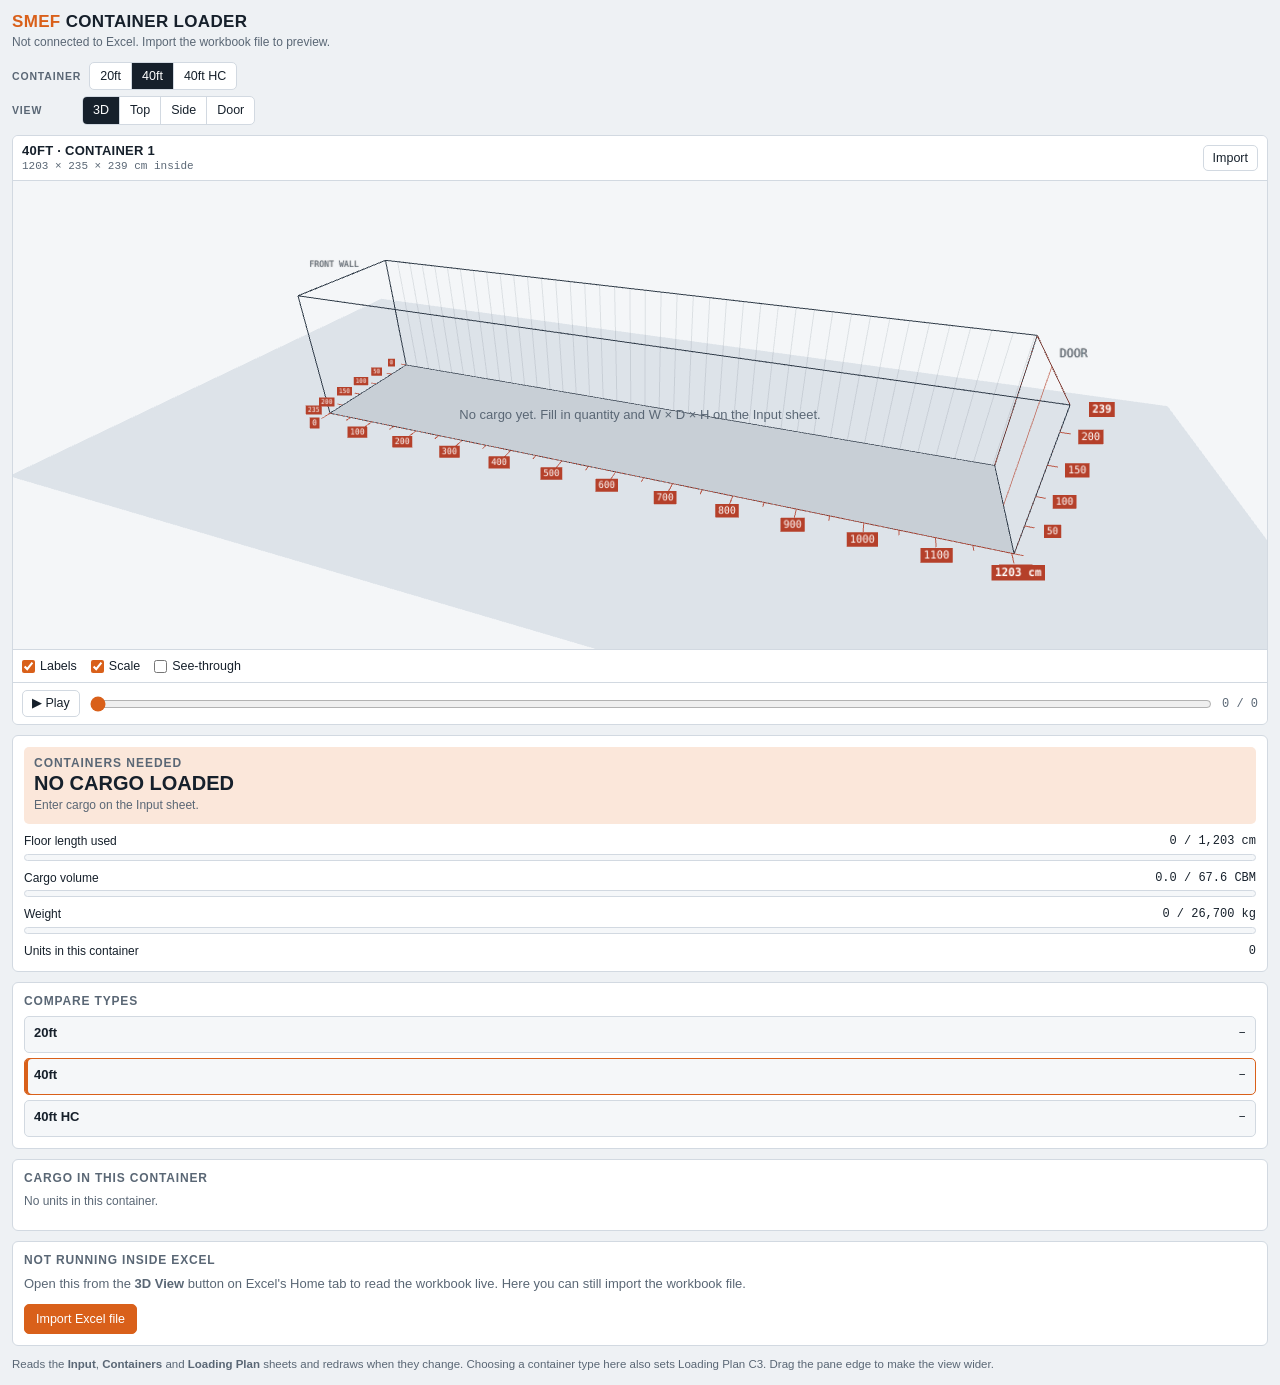
<file: taskpane.html>
<!doctype html>
<html lang="en">
<head>
<meta charset="utf-8">
<meta http-equiv="X-UA-Compatible" content="IE=Edge">
<meta name="viewport" content="width=device-width,initial-scale=1">
<title>SMEF Container Loader</title>
<link rel="stylesheet" href="taskpane.css">
<script src="https://appsforoffice.microsoft.com/lib/1/hosted/office.js"></script>
<script src="lib/three.min.js"></script>
<script src="lib/OrbitControls.js"></script>
<script src="lib/xlsx.full.min.js" defer></script>
</head>
<body>
<div class="pane">
  <header class="top">
    <h1><span>SMEF</span> Container Loader</h1>
    <div class="status" id="status">Starting…</div>
  </header>

  <div class="ctl">
    <div class="row"><span class="label">Container</span><div class="seg" id="ctypeSeg"></div></div>
    <div class="row" id="cnumGrp" hidden><span class="label">Unit</span><div class="seg" id="cnumSeg"></div></div>
    <div class="row"><span class="label">View</span>
      <div class="seg" id="viewSeg">
        <button type="button" data-view="iso" aria-pressed="true">3D</button>
        <button type="button" data-view="top" aria-pressed="false">Top</button>
        <button type="button" data-view="side" aria-pressed="false">Side</button>
        <button type="button" data-view="door" aria-pressed="false">Door</button>
      </div>
    </div>
  </div>

  <section class="bay" aria-label="3D container view">
    <div class="bay-head">
      <div class="bay-title" id="bayTitle"></div>
      <button class="btn small" id="refreshBtn" type="button" title="Read the workbook again">↻ Refresh</button>
    </div>
    <div id="stage">
      <div id="tip" hidden></div>
      <div class="empty" id="emptyMsg" hidden></div>
    </div>
    <div class="bay-opts">
      <label class="chk"><input type="checkbox" id="optLabels" checked> Labels</label>
      <label class="chk"><input type="checkbox" id="optScale" checked> Scale</label>
      <label class="chk"><input type="checkbox" id="optGhost"> See-through</label>
    </div>
    <div class="bay-foot">
      <button class="btn small" id="playBtn" type="button">▶ Play</button>
      <input type="range" id="seq" min="0" max="0" value="0" aria-label="Units loaded">
      <span class="seq-out" id="seqOut">0 / 0</span>
    </div>
  </section>

  <section class="card">
    <div class="verdict" id="verdict"></div>
    <div id="meters"></div>
  </section>

  <section class="card">
    <h2>Compare types</h2>
    <div class="cmp" id="cmp"></div>
  </section>

  <section class="card">
    <h2>Cargo in this container</h2>
    <ul class="legend" id="legend"></ul>
    <div id="nofit"></div>
  </section>

  <section class="card browser-only" id="browserCard" hidden>
    <h2>Not running inside Excel</h2>
    <p class="muted">Open this from the <b>3D View</b> button on Excel's Home tab to read the workbook live. Here you can still import the workbook file.</p>
    <input type="file" id="file" accept=".xlsx,.xlsm,.xls" hidden>
    <button class="btn primary" id="importBtn" type="button">Import Excel file</button>
  </section>

  <p class="foot muted">Reads the <b>Input</b>, <b>Containers</b> and <b>Loading Plan</b> sheets and redraws when they change. Choosing a container type here also sets Loading Plan C3. Drag the pane edge to make the view wider.</p>
</div>
<script src="taskpane.js"></script>
</body>
</html>
</file>
<file: taskpane.css>
/* Narrow task pane: stacked controls, 3D bay, then the loading summary. */
:root{
  --bg:#eef1f4; --panel:#ffffff; --panel-2:#f5f7f9; --ink:#16202b; --muted:#5a6775; --line:#d2d9e1;
  --accent:#d9601a; --accent-ink:#ffffff; --accent-soft:#fbe7da;
  --scene:#f4f6f8; --floor:#dde3e9; --wire:#2f3b48; --tick:#b5402a;
  --ok:#1d7f47; --ok-soft:#dcf1e4; --warn:#9a6312; --warn-soft:#f8ecd6; --bad:#b3261e; --bad-soft:#f8dedb;
  --f-body:"Segoe UI","Segoe UI Web (West European)",-apple-system,BlinkMacSystemFont,Roboto,"Helvetica Neue",sans-serif;
  --f-display:"Segoe UI Semibold","Segoe UI",-apple-system,sans-serif;
  --f-mono:Consolas,"Cascadia Mono",Menlo,monospace;
  color-scheme:light;
}
:root[data-theme="dark"]{
  --bg:#1b1f24; --panel:#23292f; --panel-2:#2a3138; --ink:#e4e9ee; --muted:#a3b0bd; --line:#38424c;
  --accent:#f0853a; --accent-ink:#1a0d03; --accent-soft:#3e2a1b;
  --scene:#161b20; --floor:#222a32; --wire:#b4c0cc; --tick:#f08a6c;
  --ok:#5ccb8a; --ok-soft:#173826; --warn:#e2b25a; --warn-soft:#3a2d14; --bad:#f2847b; --bad-soft:#401b19;
  color-scheme:dark;
}
*{box-sizing:border-box}
html,body{margin:0;background:var(--bg);color:var(--ink);font:13px/1.45 var(--f-body)}
[hidden]{display:none!important}
.pane{display:grid;gap:10px;padding:12px}
.pane>*{min-width:0}
.top{display:grid;gap:2px}
h1{margin:0;font:600 17px/1.2 var(--f-display);letter-spacing:.02em;text-transform:uppercase}
h1 span{color:var(--accent)}
h2{margin:0 0 8px;font:600 12px/1.2 var(--f-body);letter-spacing:.07em;text-transform:uppercase;color:var(--muted)}
.status{font-size:12px;color:var(--muted)}
.status.err{color:var(--bad)}
.muted{color:var(--muted)}
.label{font:600 10.5px/1 var(--f-body);letter-spacing:.08em;text-transform:uppercase;color:var(--muted);min-width:62px}
.ctl{display:grid;gap:6px}
.ctl .row{display:flex;align-items:center;gap:8px;flex-wrap:wrap}
.seg{display:inline-flex;flex-wrap:wrap;border:1px solid var(--line);border-radius:5px;overflow:hidden;background:var(--panel)}
.seg button{font:500 12.5px/1 var(--f-body);background:transparent;border:0;border-right:1px solid var(--line);color:var(--ink);padding:7px 10px;cursor:pointer}
.seg button:last-child{border-right:0}
.seg button[aria-pressed="true"]{background:var(--ink);color:var(--panel)}
.seg button small{font-family:var(--f-mono);font-size:10.5px;opacity:.75;margin-left:3px}
.btn{font:500 12.5px/1 var(--f-body);border:1px solid var(--line);background:var(--panel);color:var(--ink);padding:8px 11px;border-radius:5px;cursor:pointer}
.btn.small{padding:6px 9px}
.btn.primary{background:var(--accent);border-color:var(--accent);color:var(--accent-ink)}
.btn:hover{border-color:var(--muted)}
button:focus-visible,input:focus-visible{outline:2px solid var(--accent);outline-offset:1px}
.bay{background:var(--scene);border:1px solid var(--line);border-radius:6px;overflow:hidden}
.bay-head,.bay-foot,.bay-opts{display:flex;align-items:center;gap:8px;padding:7px 9px;background:var(--panel)}
.bay-head{justify-content:space-between;border-bottom:1px solid var(--line)}
.bay-title{font:600 13px/1.25 var(--f-display);text-transform:uppercase;letter-spacing:.02em;min-width:0}
.bay-title .dims{display:block;font:400 11px/1.3 var(--f-mono);text-transform:none;letter-spacing:0;color:var(--muted)}
.bay-opts{border-top:1px solid var(--line);flex-wrap:wrap;gap:4px 14px}
.bay-foot{border-top:1px solid var(--line)}
.bay-foot input[type=range]{flex:1;min-width:0;accent-color:var(--accent)}
.seq-out{font:12px var(--f-mono);color:var(--muted);font-variant-numeric:tabular-nums;white-space:nowrap}
#stage{position:relative;height:clamp(260px,52vh,560px);touch-action:none}
#stage canvas{display:block;width:100%;height:100%}
#tip{position:absolute;pointer-events:none;background:var(--panel);color:var(--ink);border:1px solid var(--line);border-radius:5px;padding:7px 9px;font-size:12px;box-shadow:0 6px 18px rgb(0 0 0 / .18);max-width:230px;z-index:3}
#tip b{display:block}
#tip .mono{font:11px/1.4 var(--f-mono);color:var(--muted)}
.empty{position:absolute;inset:0;display:grid;place-items:center;text-align:center;color:var(--muted);padding:18px}
.chk{display:inline-flex;gap:5px;align-items:center;cursor:pointer;font-size:12.5px}
.chk input{accent-color:var(--accent);margin:0}
.card{background:var(--panel);border:1px solid var(--line);border-radius:6px;padding:11px}
.verdict{display:grid;gap:3px;padding:10px;border-radius:5px;background:var(--accent-soft)}
.verdict strong{font:700 20px/1.1 var(--f-display);text-transform:uppercase}
.verdict span{font-size:12px;color:var(--muted)}
.meter{display:grid;gap:3px;margin-top:9px}
.meter .r{display:flex;justify-content:space-between;gap:8px;font-size:12px}
.meter .v{font-family:var(--f-mono);font-variant-numeric:tabular-nums}
.bar{height:7px;background:var(--panel-2);border:1px solid var(--line);border-radius:4px;overflow:hidden}
.bar i{display:block;height:100%;background:var(--ink);opacity:.8}
.bar i.over{background:var(--bad);opacity:1}
.cmp{display:grid;gap:5px}
.cmp button{display:grid;grid-template-columns:1fr auto;gap:2px 8px;text-align:left;background:var(--panel-2);border:1px solid var(--line);border-radius:5px;padding:7px 9px;cursor:pointer;color:var(--ink);font:inherit}
.cmp button[aria-pressed="true"]{border-color:var(--accent);box-shadow:inset 3px 0 0 var(--accent)}
.cmp .t{font-weight:600}.cmp .n{font-family:var(--f-mono)}
.cmp .s{grid-column:1/-1;font-size:11.5px;color:var(--muted)}
.legend{list-style:none;margin:0;padding:0;display:grid;gap:5px}
.legend li{display:grid;grid-template-columns:12px minmax(0,1fr) auto;gap:7px;align-items:center;font-size:12px}
.legend .sw{width:12px;height:12px;border-radius:2px;border:1px solid rgb(0 0 0 / .25)}
.legend .name{overflow-wrap:anywhere}
.legend .q{font-family:var(--f-mono);color:var(--muted)}
.pill{display:inline-block;font:600 10.5px/1 var(--f-body);padding:3px 6px;border-radius:999px;white-space:nowrap}
.pill.ok{background:var(--ok-soft);color:var(--ok)}.pill.warn{background:var(--warn-soft);color:var(--warn)}.pill.bad{background:var(--bad-soft);color:var(--bad)}
#nofit{margin-top:8px;display:grid;gap:4px;font-size:12px}
.foot{font-size:11.5px;margin:0}
.card p{margin:0 0 10px}
@media (prefers-reduced-motion: reduce){*{transition:none!important;animation:none!important}}
</file>
